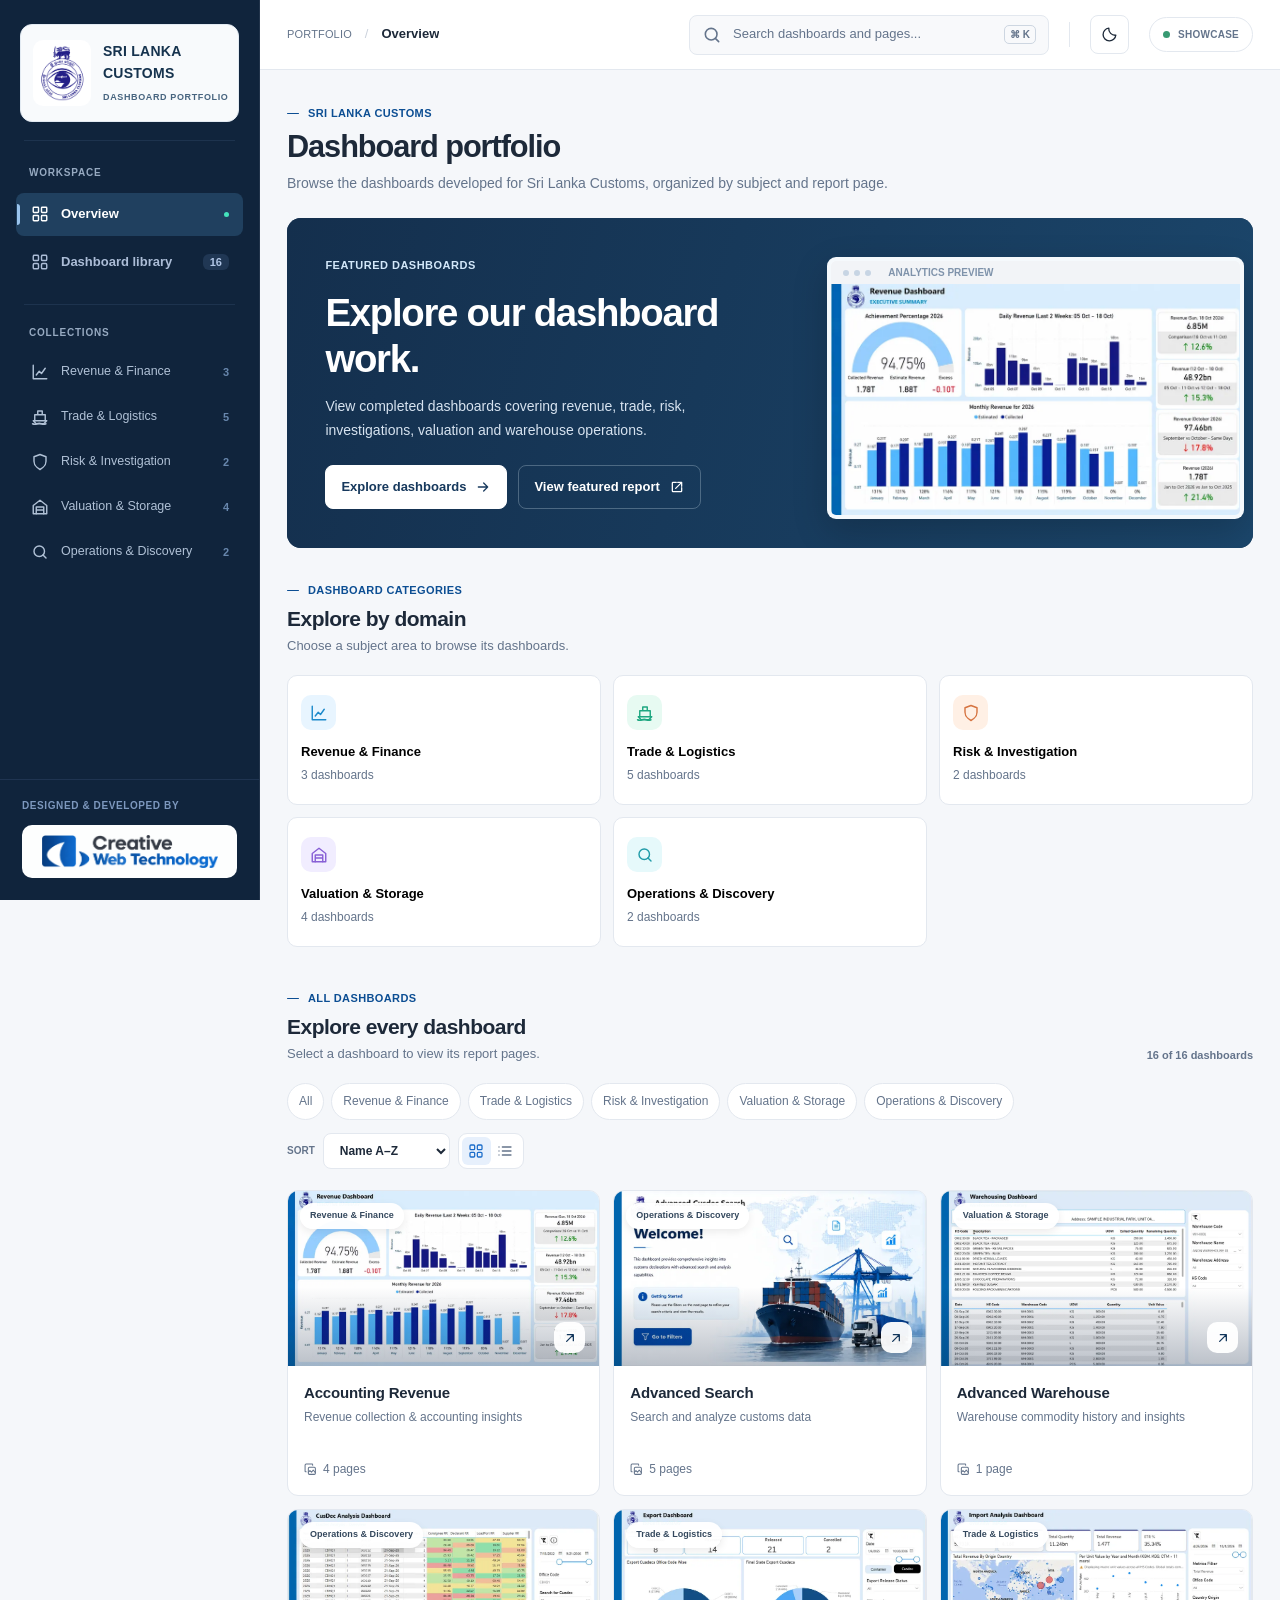
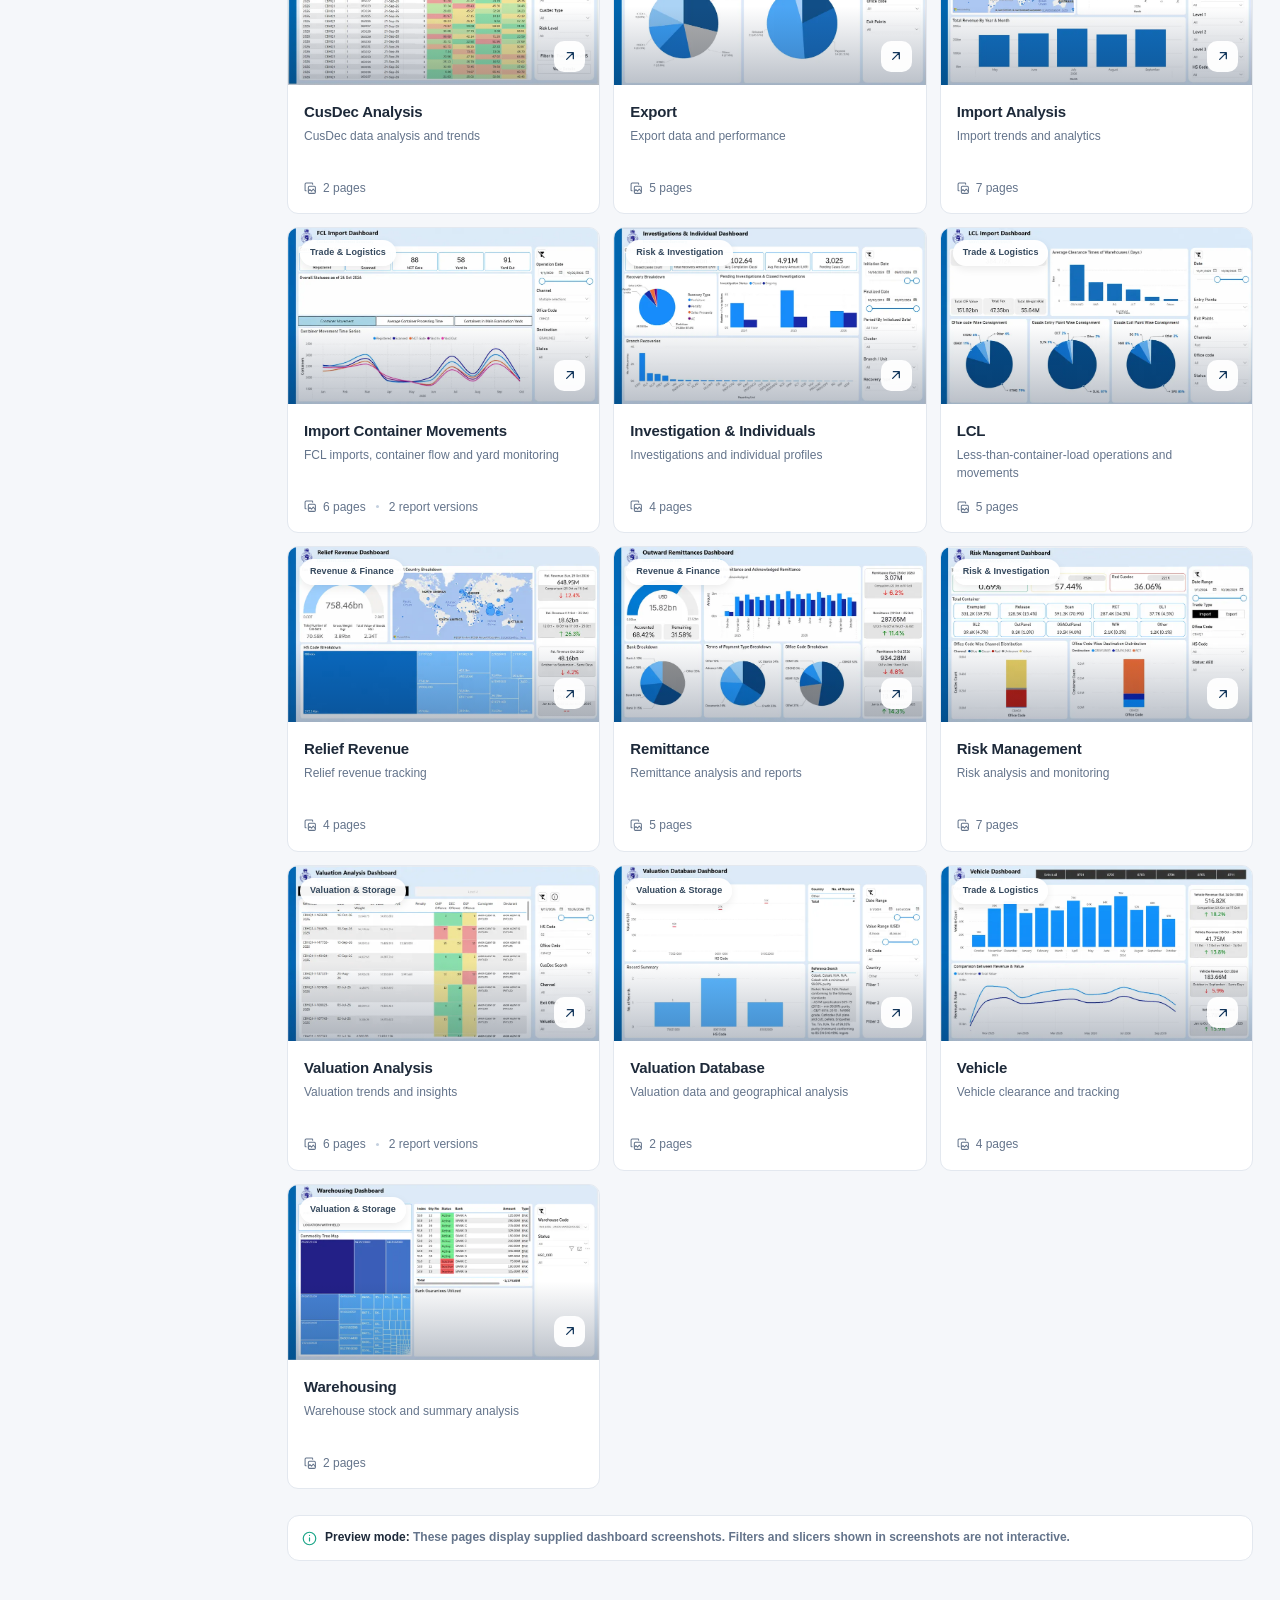
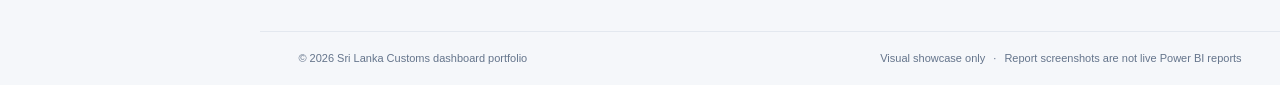
<file: index.html>
<!doctype html>
<html lang="en">
<head>
  <meta charset="utf-8">
  <meta name="viewport" content="width=device-width, initial-scale=1">
  <meta name="theme-color" content="#081a37">
  <meta name="description" content="Explore the Sri Lanka Customs dashboard portfolio developed by Creative Web Technology.">
  <title>Dashboard Portfolio | Sri Lanka Customs</title>
  <link rel="icon" href="assets/customs-logo.png" type="image/png">
  <link rel="stylesheet" href="styles.css">
  <script src="catalog.js" defer></script>
  <script src="app.js" defer></script>
</head>
<body>
  <a class="skip-link" href="#appMain">Skip to content</a>
  <div class="site-shell">
    <div class="mobile-shade" id="mobileShade" hidden></div>
    <aside class="sidebar" id="sidebar" aria-label="Main navigation">
      <div class="sidebar-content">
        <a class="brand-lockup" href="index.html" data-nav="overview" aria-label="Sri Lanka Customs showcase home">
          <div class="brand-crest"><img src="assets/customs-logo.png" alt="Sri Lanka Customs emblem"></div>
          <div class="brand-words"><strong>SRI LANKA<br>CUSTOMS</strong><span>DASHBOARD PORTFOLIO</span></div>
        </a>
        <div class="side-rule"></div>
        <p class="side-label">WORKSPACE</p>
        <nav class="main-nav" id="mainNav" aria-label="Sections">
          <button class="side-link is-active" data-nav="overview" type="button"><span class="nav-icon" data-icon="layout-dashboard"></span><span>Overview</span><span class="side-link-accent"></span></button>
          <button class="side-link" data-nav="library" type="button"><span class="nav-icon" data-icon="grid"></span><span>Dashboard library</span><span class="nav-count">16</span></button>
        </nav>
        <div class="side-rule dim"></div>
        <p class="side-label">COLLECTIONS</p>
        <nav class="side-collections" id="sideCollections" aria-label="Dashboard categories"></nav>
      </div>
      <div class="sidebar-footer"><span class="footer-pretext">DESIGNED &amp; DEVELOPED BY</span><div class="footer-logo"><img src="assets/cwt-logo.png" alt="Creative Web Technology"></div></div>
    </aside>
    <div class="main-column">
      <header class="topbar">
        <div class="topbar-left"><button type="button" class="icon-btn menu-btn" data-action="menu" aria-label="Open navigation"><span data-icon="menu"></span></button><div class="top-crumb" id="topCrumb"><span class="crumb-sub">PORTFOLIO</span><span class="crumb-slash">/</span><b>Overview</b></div></div>
        <div class="topbar-right">
          <button class="global-search-trigger" type="button" data-action="search" aria-label="Search dashboards and report pages"><span data-icon="search"></span><span class="search-placeholder">Search dashboards and pages...</span><kbd>⌘ K</kbd></button>
          <span class="top-separator"></span>
          <button class="icon-btn" type="button" id="themeButton" data-action="theme" aria-label="Switch color theme" title="Switch color theme"><span data-icon="moon"></span></button>
          <div class="environment-label"><i></i><span>SHOWCASE</span></div>
        </div>
      </header>
      <main id="appMain" tabindex="-1" aria-live="off"></main>
      <footer class="site-footer"><span>© 2026 Sri Lanka Customs dashboard portfolio</span><span>Visual showcase only <span class="footer-dot">·</span> Report screenshots are not live Power BI reports</span></footer>
    </div>
  </div>
  <div class="dialog-backdrop" id="commandDialog" hidden role="presentation">
    <section class="command-dialog" role="dialog" aria-modal="true" aria-label="Search dashboards and pages">
      <div class="command-input-row"><span data-icon="search"></span><input id="commandInput" type="search" aria-label="Search dashboard or page" placeholder="Search a dashboard or a report page..." autocomplete="off" spellcheck="false"><button class="command-close" data-action="close-search" type="button">ESC</button></div>
      <div id="commandResults" class="command-results"></div>
      <div class="command-hint"><span>Search across 16 dashboards and 69 pages</span><span><kbd>↑</kbd><kbd>↓</kbd> move &nbsp; <kbd>↵</kbd> open</span></div>
    </section>
  </div>
  <div class="lightbox" id="lightbox" hidden role="dialog" aria-modal="true" aria-label="Fullscreen report screenshot viewer">
    <div class="lightbox-top"><div class="lightbox-title"><span class="lightbox-overline">IMAGE VIEWER</span><b id="lightboxTitle"></b><small id="lightboxCounter"></small></div><div class="lightbox-actions"><button type="button" class="lite-tool" data-action="lightbox-zoom-out" title="Zoom out" aria-label="Zoom out"><span data-icon="minus"></span></button><span class="zoom-readout" id="zoomReadout">100%</span><button type="button" class="lite-tool" data-action="lightbox-zoom-in" title="Zoom in" aria-label="Zoom in"><span data-icon="plus"></span></button><button type="button" class="lite-tool" data-action="lightbox-reset" title="Fit image" aria-label="Fit image"><span data-icon="maximize"></span></button><span class="toolbar-vline"></span><button type="button" class="lite-tool" id="slideshowButton" data-action="slideshow" title="Start slideshow" aria-label="Start slideshow" aria-pressed="false"><span data-icon="play"></span></button><button type="button" class="lite-tool" data-action="lightbox-fullscreen" title="Toggle fullscreen" aria-label="Toggle fullscreen"><span data-icon="expand"></span></button><button type="button" class="lite-tool lightbox-dismiss" data-action="close-lightbox" title="Close viewer" aria-label="Close viewer"><span data-icon="x"></span></button></div></div>
    <div class="lightbox-body"><button type="button" class="lightbox-arrow arrow-left" data-action="previous" aria-label="Previous page"><span data-icon="chevron-left"></span></button><div id="lightboxViewport" class="lightbox-viewport"><img id="lightboxImage" alt="" draggable="false"></div><button type="button" class="lightbox-arrow arrow-right" data-action="next" aria-label="Next page"><span data-icon="chevron-right"></span></button></div>
    <div class="lightbox-bottom"><span>Scroll to zoom · Drag to pan · Arrow keys to change pages</span><button type="button" data-action="lightbox-reset" class="lightbox-fit">Fit to screen</button></div>
  </div>
  <div class="toast" id="toast" role="status" aria-live="polite"></div>
</body>
</html>
</file>
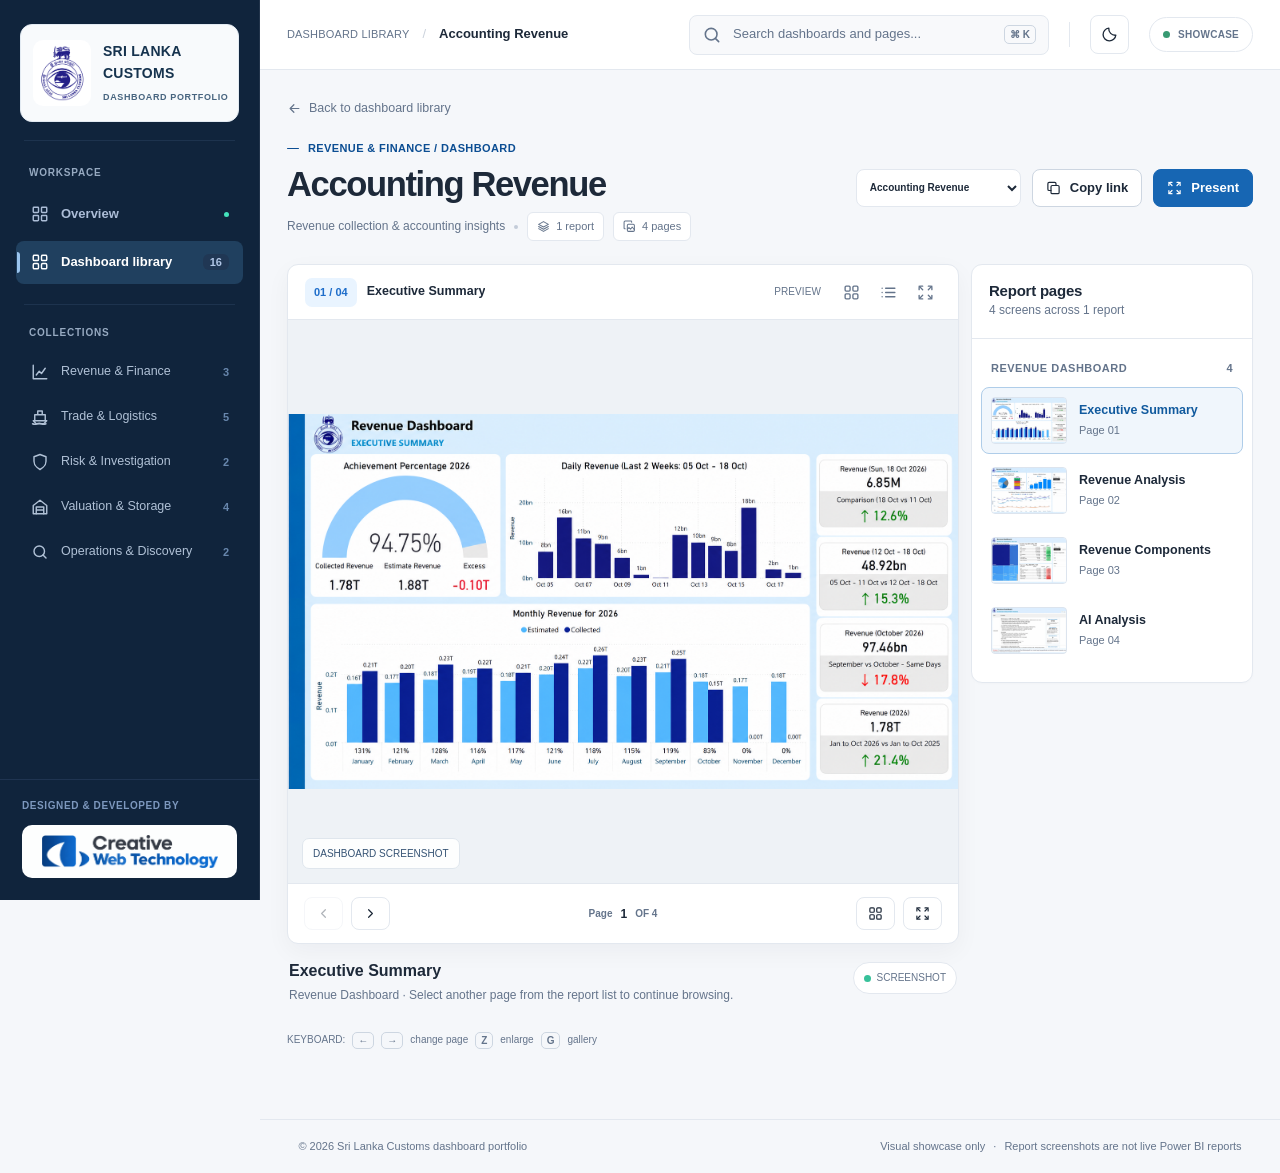
<file: dashboard.html>
<!doctype html><html lang="en"><head><meta charset="utf-8"><meta name="viewport" content="width=device-width,initial-scale=1"><title>Opening Dashboard | Sri Lanka Customs</title><script>
(function(){var p=new URLSearchParams(location.search);var url=new URL('index.html',location.href);url.searchParams.set('dashboard',p.get('id')||p.get('dashboard')||p.get('dash')||'accounting-revenue');if(p.get('page'))url.searchParams.set('page',p.get('page'));location.replace(url.href)})();
</script></head><body><p>Opening the <a href="index.html">Sri Lanka Customs dashboard showcase</a>…</p></body></html>
</file>
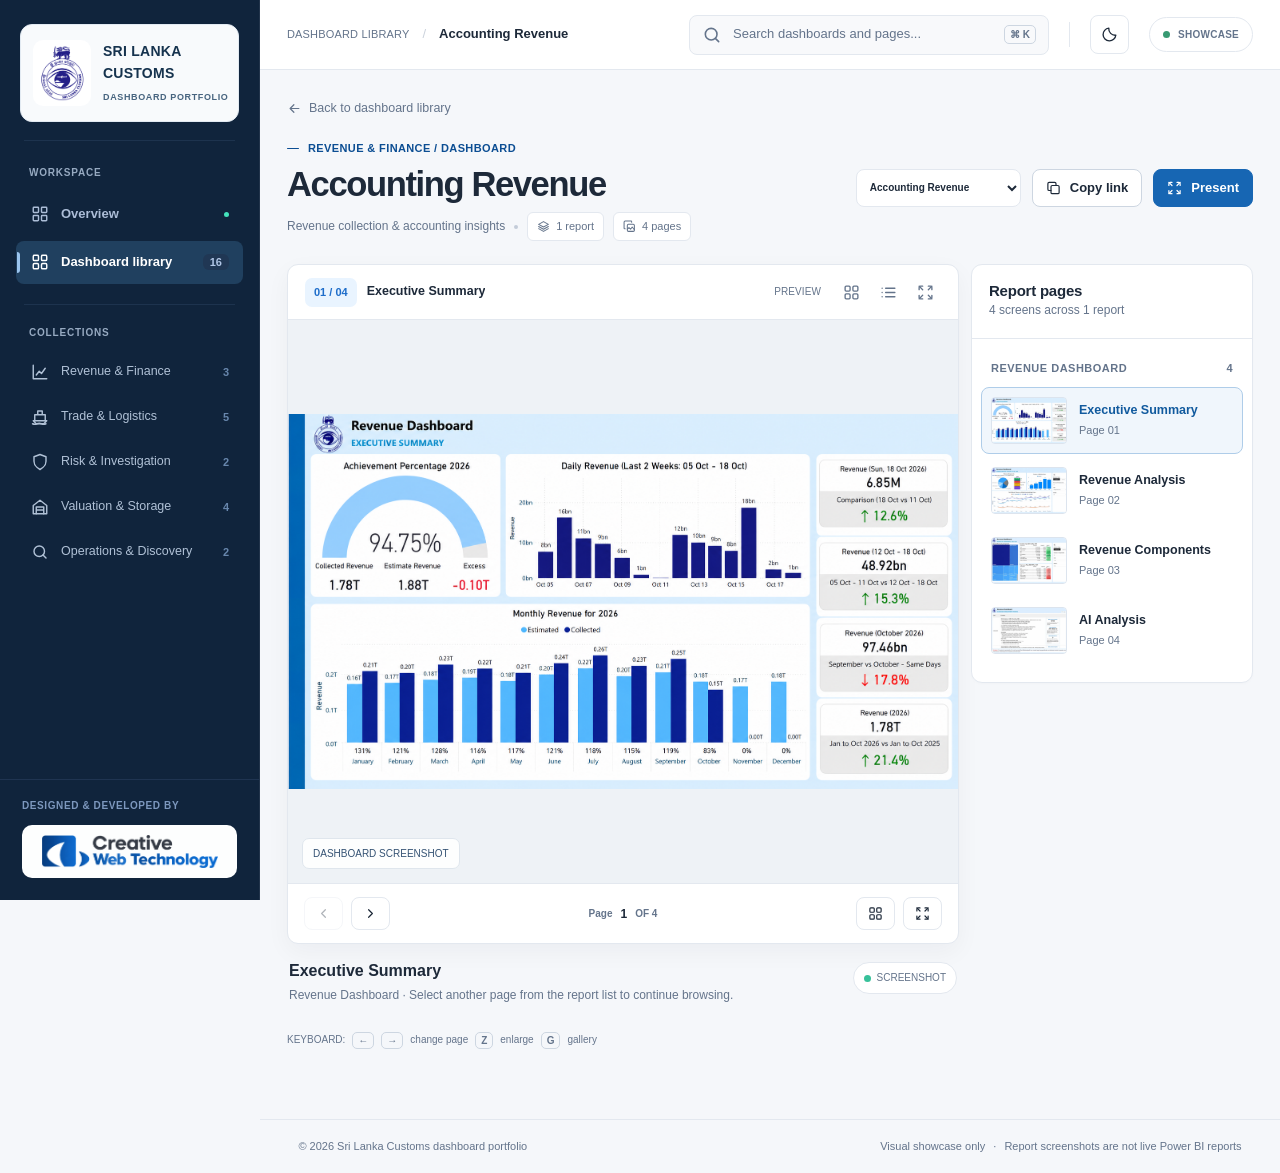
<file: revenue.html>
<!doctype html><html lang="en"><head><meta charset="utf-8"><meta name="viewport" content="width=device-width,initial-scale=1"><title>Opening Accounting Revenue | Sri Lanka Customs</title><script>
(function(){var p=new URLSearchParams(location.search);var url=new URL('index.html',location.href);url.searchParams.set('dashboard','accounting-revenue');if(p.get('page'))url.searchParams.set('page',p.get('page'));location.replace(url.href)})();
</script></head><body><p>Opening the <a href="index.html?dashboard=accounting-revenue">Accounting Revenue dashboard</a>…</p></body></html>
</file>
<file: styles.css>
:root{color-scheme:light;--bg:#f5f7fb;--paper:#fff;--paper-muted:#f8fafe;--ink:#172943;--muted:#75829a;--stroke:#e7ebf2;--stroke-strong:#d9e1ed;--accent:#1671e8;--accent-dark:#0d56b9;--mint:#46dfb4;--shadow:0 12px 40px rgba(21,40,76,.055);--radius:18px;--aside:260px;--font:'DM Sans',system-ui,-apple-system,'Segoe UI',sans-serif;--display:'Manrope',var(--font)}
*{box-sizing:border-box}html{scroll-behavior:smooth}body{margin:0;min-height:100vh;background:var(--bg);color:var(--ink);font-family:var(--font);-webkit-font-smoothing:antialiased}body[data-theme="dark"]{color-scheme:dark;--bg:#0e182a;--paper:#172339;--paper-muted:#1e2c45;--ink:#e8eef8;--muted:#9caac0;--stroke:#2a3a55;--stroke-strong:#3c4a65;--accent:#6aafff;--accent-dark:#98c6ff;--shadow:0 16px 48px rgba(0,0,0,.17)}button,input,select{font:inherit}button{cursor:pointer}button:disabled{cursor:not-allowed;opacity:.35}button,select{ -webkit-tap-highlight-color:transparent}a{text-decoration:none;color:inherit}img{max-width:100%}[hidden]{display:none!important}svg{width:20px;height:20px;display:block;stroke:currentColor;fill:none;stroke-width:1.9;stroke-linecap:round;stroke-linejoin:round}button:focus-visible,a:focus-visible,input:focus-visible,select:focus-visible{outline:3px solid #59baff;outline-offset:3px}.skip-link{position:fixed;z-index:1000;top:-60px;left:20px;padding:12px;background:white;border-radius:10px;color:#081a37}.skip-link:focus{top:12px}
.site-shell{display:flex;min-height:100vh}.sidebar{width:var(--aside);flex:0 0 var(--aside);position:fixed;inset:0 auto 0 0;z-index:55;background:#081a34;color:#f8fbff;display:flex;flex-direction:column;justify-content:space-between;overflow-y:auto;scrollbar-width:thin;scrollbar-color:#314564 transparent;border-right:1px solid rgba(255,255,255,.075)}.sidebar:before{content:"";position:absolute;left:-120px;top:-150px;width:350px;height:350px;background:radial-gradient(circle,rgba(30,109,210,.18),transparent 70%);pointer-events:none}.sidebar-content{padding:26px 16px 16px;position:relative}.brand-lockup{display:flex;align-items:center;gap:13px;padding:1px 7px 24px}.brand-crest{width:46px;height:54px;flex:0 0 auto;display:flex;align-items:center;justify-content:center}.brand-crest img{max-height:54px;width:auto;object-fit:contain}.brand-words strong{font:800 14px/1.18 var(--display);letter-spacing:.065em}.brand-words span{display:block;margin-top:6px;color:#81a0cc;font-size:8px;font-weight:800;letter-spacing:.18em;white-space:nowrap}.side-rule{height:1px;margin:0 8px 24px;background:#243a58}.side-rule.dim{margin:20px 8px}.side-label{font-size:10px;letter-spacing:.18em;color:#7590b8;font-weight:800;margin:0 13px 12px}.main-nav,.side-collections{display:flex;flex-direction:column;gap:5px}.side-link,.category-link{position:relative;width:100%;display:flex;align-items:center;text-align:left;gap:12px;border:1px solid transparent;border-radius:11px;color:#acbdd7;background:transparent;min-height:44px;padding:10px 13px;font-size:12.5px;font-weight:700;transition:background .2s,color .2s}.side-link:hover,.category-link:hover{background:#142b4b;color:white}.side-link.is-active,.category-link.is-active{background:linear-gradient(110deg,#1a4278 0%,#183252 100%);color:white;border-color:rgba(96,168,255,.15)}.side-link.is-active:before,.category-link.is-active:before{content:"";position:absolute;left:0;top:10px;bottom:10px;width:3px;background:#51dbc7;border-radius:0 8px 8px 0}.nav-icon,.category-icon{display:grid;place-items:center;width:19px;height:19px;color:inherit}.nav-icon svg,.category-icon svg{width:18px;height:18px}.nav-count{margin-left:auto;padding:2px 7px;border-radius:6px;background:#203754;color:#b1c6e6;font:800 10px var(--font)}.side-link-accent{margin-left:auto;width:5px;height:5px;border-radius:50%;background:#44e3bc}.category-link{font-size:12px;min-height:39px;padding:8px 13px;color:#8eabc9}.category-link .category-count{margin-left:auto;color:#6887ad;font:700 10px var(--font)}.sidebar-note{margin:25px 7px 4px;border-radius:13px;padding:13px 10px;display:flex;align-items:flex-start;gap:9px;background:rgba(66,135,220,.09);border:1px solid rgba(115,178,250,.1);color:#d1dcf1;font-size:10px;font-weight:700;line-height:1.55}.sidebar-note .note-icon{color:#65d5be}.sidebar-note svg{width:17px;height:17px}.sidebar-note small{color:#839bbb;font-size:10px;font-weight:500}.sidebar-footer{position:relative;padding:18px 22px 26px;border-top:1px solid #1f3451}.footer-pretext{display:block;margin-bottom:11px;color:#7d98be;letter-spacing:.12em;font-size:9px;font-weight:800}.footer-logo{background:#fdfefe;border-radius:10px;padding:10px 13px;display:flex;align-items:center;justify-content:center}.footer-logo img{width:176px;max-height:37px;object-fit:contain}
.main-column{margin-left:var(--aside);width:calc(100% - var(--aside));min-width:0;min-height:100vh;display:flex;flex-direction:column}.topbar{height:76px;min-height:76px;z-index:30;position:sticky;top:0;background:color-mix(in srgb,var(--paper) 94%,transparent);backdrop-filter:blur(18px);border-bottom:1px solid var(--stroke);display:flex;align-items:center;justify-content:space-between;gap:15px;padding:0 clamp(24px,3vw,52px)}.topbar-left,.topbar-right{display:flex;align-items:center;gap:20px;min-width:0}.top-crumb{display:flex;align-items:center;gap:13px;white-space:nowrap;min-width:0;font-size:12px}.crumb-sub{color:#8191a7;letter-spacing:.13em;font-weight:800;font-size:10px}.crumb-slash{color:#cbd2dc}.top-crumb b{font-size:12px;white-space:nowrap;overflow:hidden;text-overflow:ellipsis;max-width:270px}.global-search-trigger{height:40px;width:min(360px,31vw);border:1px solid var(--stroke);border-radius:10px;background:var(--paper-muted);color:var(--muted);display:flex;align-items:center;gap:11px;padding:0 12px;text-align:left;font-size:12px}.global-search-trigger:hover{border-color:#94b7f0}.global-search-trigger>svg{width:16px;height:16px;flex-shrink:0}.global-search-trigger .search-placeholder{flex:1;white-space:nowrap;overflow:hidden;text-overflow:ellipsis}kbd{font:700 10px var(--font);border:1px solid var(--stroke-strong);border-radius:5px;padding:3px 5px;color:var(--muted);white-space:nowrap}.top-separator{height:25px;width:1px;background:var(--stroke)}.icon-btn{height:39px;width:39px;display:grid;place-items:center;border:1px solid var(--stroke);border-radius:11px;background:var(--paper);color:var(--ink)}.icon-btn:hover{color:var(--accent);border-color:#a0c3ef}.icon-btn svg{width:17px;height:17px}.menu-btn{display:none}.environment-label{display:flex;gap:8px;align-items:center;color:#19836e;font-size:9px;letter-spacing:.09em;font-weight:800;white-space:nowrap;padding:9px 13px;background:#e5faf3;border:1px solid #cdf2e7;border-radius:100px}.environment-label i{width:7px;height:7px;border-radius:100%;background:#25b58d;box-shadow:0 0 0 3px rgba(37,181,141,.11)}body[data-theme="dark"] .environment-label{background:#14382f;color:#7fe2ba;border-color:#265044}#appMain{flex:1;padding:32px clamp(24px,3vw,52px) 70px;width:100%;max-width:1920px;margin:0 auto}.site-footer{border-top:1px solid var(--stroke);display:flex;align-items:center;justify-content:space-between;gap:10px;padding:18px clamp(24px,3vw,52px);font-size:10px;color:var(--muted);font-weight:600;flex-wrap:wrap}.footer-dot{padding:0 5px}
/* Landing */
.section-kicker{font-weight:800;letter-spacing:.15em;font-size:10px;color:var(--accent);display:inline-flex;align-items:center;gap:9px}.section-kicker:before{content:"";width:18px;height:2px;background:currentColor;border-radius:5px}.page-intro{margin-bottom:23px}.page-intro h1{font:800 clamp(27px,2.4vw,39px)/1.2 var(--display);letter-spacing:-.055em;margin:9px 0 6px}.page-intro p{color:var(--muted);margin:0;font-size:13px;max-width:640px;line-height:1.65}.hero{min-height:340px;border-radius:22px;position:relative;overflow:hidden;background:#0b2545;color:#fff;display:grid;grid-template-columns:52% 48%;box-shadow:0 22px 60px rgba(8,33,65,.14)}.hero:before{content:"";position:absolute;inset:0;background:radial-gradient(ellipse at 100% 0%,rgba(19,121,199,.32),transparent 65%),linear-gradient(125deg,#0a1b36,#0b2a4e 76%,#0b4d71);opacity:1}.hero:after{content:"";position:absolute;right:10%;bottom:-290px;width:750px;height:750px;border:1px solid rgba(158,211,255,.09);border-radius:50%;pointer-events:none}.hero-text{z-index:2;position:relative;padding:clamp(30px,3.2vw,50px);display:flex;flex-direction:column;align-items:flex-start;justify-content:center}.hero-eyebrow{display:inline-flex;align-items:center;gap:9px;font-size:10px;font-weight:800;letter-spacing:.16em;color:#72ddc8;margin-bottom:20px}.hero-eyebrow:before{content:"";width:16px;height:2px;background:#72ddc8}.hero h1{font:800 clamp(28px,3.05vw,48px)/1.13 var(--display);letter-spacing:-.055em;max-width:600px;margin:0 0 13px}.hero h1 em{font-style:normal;color:#6ee3c4}.hero p{color:#adc1dd;line-height:1.75;max-width:470px;margin:0 0 23px;font-size:12.5px}.hero-actions,.intro-actions,.heading-actions{display:flex;align-items:center;gap:11px;flex-wrap:wrap}.btn{border-radius:10px;padding:12px 17px;display:inline-flex;align-items:center;justify-content:center;gap:9px;font-size:11px;font-weight:800;transition:all .17s;white-space:nowrap}.btn svg{width:16px;height:16px}.btn-primary{background:#61ddb8;color:#082b3a;border:1px solid #61ddb8}.btn-primary:hover{background:#a1f7de;transform:translateY(-1px)}.btn-outline{background:rgba(255,255,255,.08);border:1px solid rgba(233,245,255,.26);color:#fff}.btn-outline:hover{background:rgba(255,255,255,.17)}.btn-paper{background:var(--paper);border:1px solid var(--stroke-strong);color:var(--ink)}.btn-paper:hover{border-color:var(--accent);color:var(--accent)}.btn-accent{background:#1671e8;border:1px solid #1671e8;color:#fff}.btn-accent:hover{background:#0d59bf}.hero-visual{position:relative;z-index:2;display:flex;justify-content:center;align-items:center;padding:32px 0 22px 10px;min-width:0}.hero-screen{width:108%;max-width:none;transform:rotate(-3deg) translate(5%,5%);background:#fff;border:7px solid #183f65;border-radius:14px;box-shadow:-30px 30px 80px rgba(0,0,0,.37);overflow:hidden;transition:transform .3s}.hero-screen:hover{transform:rotate(-1.5deg) translate(3%,5%)}.screen-chrome{height:28px;background:#eef5fb;display:flex;align-items:center;gap:5px;padding-left:12px}.screen-chrome i{width:6px;height:6px;border-radius:50%;background:#c7d5e4}.screen-chrome span{font-size:9px;color:#7f93ab;font-weight:800;margin-left:12px;letter-spacing:.05em}.hero-screen img{width:100%;aspect-ratio:16/9;object-fit:cover;object-position:top left;display:block}.hero-sticker{position:absolute;right:18px;bottom:33px;padding:12px 16px;background:rgba(255,255,255,.97);color:#122842;border:1px solid #e3eaf3;border-radius:12px;box-shadow:0 18px 35px rgba(0,0,0,.18);font-size:11px;font-weight:800;display:flex;align-items:center;gap:10px}.hero-sticker span:first-child{width:30px;height:30px;display:grid;place-items:center;background:#e5f6ef;color:#1e9a78;border-radius:9px}.hero-sticker svg{width:17px}.hero-sticker small{display:block;color:#7e8da1;font-size:9px;font-weight:600;margin-top:2px}
.stats-strip{display:grid;grid-template-columns:repeat(3,minmax(0,1fr));gap:13px;margin:22px 0 34px}.metric-card{background:var(--paper);padding:17px 20px;border:1px solid var(--stroke);border-radius:13px;display:flex;gap:15px;align-items:center;min-height:81px}.metric-symbol{width:43px;height:43px;border-radius:11px;background:#e9f3ff;color:#2780de;display:grid;place-items:center;flex-shrink:0}body[data-theme="dark"] .metric-symbol{background:#253f64;color:#89bdff}.metric-symbol.mint{background:#e5faf1;color:#20a67e}.metric-symbol.purple{background:#f1ecff;color:#8e66e3}body[data-theme="dark"] .metric-symbol.mint{background:#183b35;color:#79ecc2}body[data-theme="dark"] .metric-symbol.purple{background:#342d50;color:#c8aefa}.metric-symbol svg{width:22px;height:22px}.metric-info strong{display:block;font:800 24px/1.05 var(--display);letter-spacing:-.05em}.metric-info span{display:block;margin-top:5px;color:var(--muted);font-size:11px;font-weight:700}.collection-header,.grid-heading{display:flex;justify-content:space-between;align-items:end;gap:20px;flex-wrap:wrap}.collection-header h2,.grid-heading h2{font:800 20px/1.24 var(--display);letter-spacing:-.04em;margin:7px 0 4px}.collection-header p,.grid-heading p{color:var(--muted);font-size:12px;margin:0}.collection-grid{display:grid;grid-template-columns:repeat(5,minmax(0,1fr));gap:12px;margin:19px 0 37px}.collection-tile{position:relative;overflow:hidden;border:1px solid var(--stroke);background:var(--paper);padding:17px 13px;min-height:125px;border-radius:13px;text-align:left;transition:border-color .2s,transform .2s,box-shadow .2s}.collection-tile:hover,.collection-tile:focus-visible{transform:translateY(-3px);border-color:#a7c7ec;box-shadow:var(--shadow)}.collection-tile:after{content:"";position:absolute;right:-20px;top:-35px;width:85px;height:85px;border-radius:50%;background:var(--tile-bg,#e8f3ff);opacity:.6}.collection-icon{display:grid;place-items:center;background:var(--tile-bg,#e8f3ff);color:var(--tile-fg,#2577d9);border-radius:10px;width:35px;height:35px;margin-bottom:12px;position:relative;z-index:1}.collection-icon svg{width:18px;height:18px}.collection-tile strong{font-size:11px;display:block;position:relative;z-index:1}.collection-tile small{margin-top:4px;display:block;color:var(--muted);font-size:10px;position:relative;z-index:1}.grid-heading{margin:0 0 19px}.library-toolbar{display:flex;justify-content:space-between;align-items:center;gap:13px;flex-wrap:wrap;margin:12px 0 21px}.filter-chips{display:flex;align-items:center;gap:7px;flex-wrap:wrap}.filter-chip{background:var(--paper);border:1px solid var(--stroke);color:var(--muted);padding:8px 11px;border-radius:100px;font-size:10px;font-weight:800}.filter-chip:hover{border-color:#9cc2f0;color:var(--ink)}.filter-chip.is-active{background:#14335d;border-color:#14335d;color:#fff}body[data-theme="dark"] .filter-chip.is-active{background:#2969a9;border-color:#2969a9}.library-tools{display:flex;gap:8px;align-items:center}.library-select{border:1px solid var(--stroke);color:var(--ink);background:var(--paper);font-size:11px;font-weight:700;border-radius:9px;min-height:36px;padding:0 26px 0 12px;max-width:170px}.view-switch{height:36px;padding:3px;display:flex;align-items:center;border:1px solid var(--stroke);border-radius:9px;background:var(--paper)}.view-switch button{border:0;background:transparent;color:var(--muted);height:28px;width:29px;border-radius:6px;display:grid;place-items:center}.view-switch button.is-active{background:#e7f0fc;color:#1a6cca}body[data-theme="dark"] .view-switch button.is-active{background:#2f4e72;color:#a9d2ff}.view-switch svg{width:16px;height:16px}.dashboard-grid{display:grid;grid-template-columns:repeat(3,minmax(0,1fr));gap:18px}.dash-card{position:relative;background:var(--paper);border:1px solid var(--stroke);border-radius:15px;overflow:hidden;box-shadow:0 3px 9px rgba(15,46,78,.025);transition:transform .22s,border-color .22s,box-shadow .22s;min-width:0}.dash-card:hover{transform:translateY(-4px);box-shadow:0 16px 38px rgba(21,48,78,.13);border-color:#bed2e7}.dash-card-link{display:block;position:relative}.dash-cover{position:relative;overflow:hidden;aspect-ratio:16/9;background:linear-gradient(140deg,#d6e6f4,#f2f8ff)}.dash-cover img{width:100%;height:100%;object-fit:cover;object-position:top center;display:block;transition:transform .38s}.dash-card:hover .dash-cover img{transform:scale(1.045)}.dash-cover:after{content:"";position:absolute;inset:0;background:linear-gradient(to top,rgba(10,30,60,.28),transparent 45%);pointer-events:none}.dash-cover .category-floating{position:absolute;left:12px;top:12px;max-width:80%;background:rgba(255,255,255,.96);border-radius:100px;padding:6px 10px;z-index:1;color:#34485d;font-weight:800;font-size:9px;white-space:nowrap;overflow:hidden;text-overflow:ellipsis;box-shadow:0 3px 8px rgba(0,0,0,.08)}.dash-cover .cover-launch{position:absolute;bottom:13px;right:14px;width:31px;height:31px;border-radius:10px;background:rgba(255,255,255,.95);color:#12365b;display:grid;place-items:center;z-index:1}.cover-launch svg{width:16px;height:16px}.dash-card-details{display:flex;justify-content:space-between;align-items:flex-start;padding:17px 16px 16px;gap:8px}.dash-details-text{min-width:0;flex:1}.dash-title{font:800 13px/1.4 var(--display);letter-spacing:-.015em;margin:0 0 5px;color:var(--ink)}.dash-description{font-size:11px;line-height:1.5;color:var(--muted);margin:0;min-height:33px;display:-webkit-box;-webkit-line-clamp:2;-webkit-box-orient:vertical;overflow:hidden}.dash-card-bottom{margin-top:15px;display:flex;align-items:center;gap:6px;color:var(--muted);font-size:10px;font-weight:700}.dash-card-bottom svg{width:13px;height:13px}.dash-card-bottom .bottom-dot{width:3px;height:3px;background:#c4d0df;border-radius:50%;margin:0 4px}.save-card{border:1px solid var(--stroke);color:#8493ab;background:var(--paper-muted);height:32px;width:32px;border-radius:9px;display:grid;place-items:center;flex-shrink:0}.save-card:hover,.save-card.is-saved{color:#d89a20;background:#fff7e5;border-color:#f4d99b}.save-card svg{width:16px;height:16px}.dashboard-grid.list-mode{grid-template-columns:1fr;gap:11px}.dashboard-grid.list-mode .dash-card{display:flex;min-height:112px}.dashboard-grid.list-mode .dash-card-link{display:flex;width:100%}.dashboard-grid.list-mode .dash-cover{width:205px;max-width:30%;aspect-ratio:auto;min-height:120px;flex:0 0 auto}.dashboard-grid.list-mode .dash-card-details{flex:1;padding:20px;align-items:center}.dashboard-grid.list-mode .dash-description{min-height:auto}.dashboard-grid.list-mode .dash-card-bottom{margin-top:10px}.dashboard-grid.list-mode .dash-cover .category-floating{display:none}.empty-panel{padding:55px 24px;text-align:center;border-radius:18px;border:1px dashed var(--stroke-strong);background:var(--paper)}.empty-symbol{width:66px;height:66px;border-radius:20px;margin:0 auto 17px;background:var(--paper-muted);color:var(--muted);display:grid;place-items:center}.empty-symbol svg{width:26px;height:26px}.empty-panel h3{margin:0 0 8px;font:800 18px var(--display)}.empty-panel p{font-size:12px;color:var(--muted);max-width:390px;margin:0 auto 20px;line-height:1.65}.content-gap{height:14px}.summary-ticker{display:flex;align-items:center;gap:8px;background:var(--paper);padding:12px 14px;border:1px solid var(--stroke);border-radius:12px;color:var(--muted);font-size:10px;font-weight:600;margin-top:26px}.summary-ticker svg{width:15px;height:15px;color:#1ba588}.summary-ticker strong{color:var(--ink)}
/* Viewer */
.viewer-header{margin-bottom:23px}.viewer-back{display:inline-flex;gap:7px;align-items:center;border:0;background:none;padding:0;color:var(--muted);font-size:11px;font-weight:800;margin-bottom:16px}.viewer-back:hover{color:var(--accent)}.viewer-back svg{width:15px;height:15px}.viewer-heading{display:flex;align-items:center;justify-content:space-between;gap:17px;flex-wrap:wrap}.viewer-heading h1{font:800 clamp(25px,2.6vw,35px)/1.15 var(--display);margin:8px 0 7px;letter-spacing:-.05em}.viewer-meta{color:var(--muted);font-size:11px;display:flex;align-items:center;gap:9px;flex-wrap:wrap}.viewer-meta i{background:#c3ccd8;width:4px;height:4px;border-radius:50%}.viewer-meta span.pill{display:inline-flex;align-items:center;gap:6px;background:var(--paper);padding:5px 9px;border-radius:6px;border:1px solid var(--stroke);color:var(--muted)}.viewer-meta svg{width:13px;height:13px}.viewer-heading .btn{height:38px;padding:9px 13px}.viewer-heading .btn svg{width:15px}.viewer-heading .save-card{height:38px;width:38px}.dash-switch-wrap{position:relative;display:flex;gap:9px;align-items:center}.switch-select{max-width:200px;min-height:38px;background:var(--paper);border:1px solid var(--stroke);color:var(--ink);font-size:10px;border-radius:9px;padding:0 9px;font-weight:700}.viewer-workspace{display:grid;grid-template-columns:minmax(0,1fr) 273px;gap:17px;align-items:start}.viewer-workspace.rail-hidden{grid-template-columns:minmax(0,1fr)}.viewer-workspace.rail-hidden .page-rail{display:none}.workspace-primary{min-width:0}.viewer-stage{border:1px solid var(--stroke);border-radius:16px;overflow:hidden;background:var(--paper);box-shadow:var(--shadow)}.stage-topbar{height:55px;display:flex;align-items:center;justify-content:space-between;gap:10px;padding:0 17px;border-bottom:1px solid var(--stroke)}.stage-topbar-left{display:flex;align-items:center;gap:10px;min-width:0}.stage-index{background:#e9f4ff;color:#1e6dca;padding:6px 9px;border-radius:7px;font-weight:900;font-size:10px;white-space:nowrap}body[data-theme="dark"] .stage-index{background:#23446b;color:#b4d8ff}.stage-name{font-size:11px;font-weight:800;white-space:nowrap;text-overflow:ellipsis;overflow:hidden}.stage-tools{display:flex;align-items:center;gap:6px}.stage-tools button{width:31px;height:31px;display:grid;place-items:center;color:var(--muted);background:transparent;border:0;border-radius:7px}.stage-tools button:hover{background:var(--paper-muted);color:var(--accent)}.stage-tools button.is-active{background:#e7f3ff;color:#1d6bd1}.stage-tools svg{width:17px;height:17px}.screenshot-stage{height:clamp(370px,44vw,690px);min-height:350px;display:flex;align-items:center;justify-content:center;position:relative;overflow:hidden;background:linear-gradient(45deg,#eaf0f7,#f8fafc);cursor:zoom-in}.screenshot-stage:before{position:absolute;inset:0;content:"";background-image:radial-gradient(#b9c8d9 .65px, transparent .65px);background-size:16px 16px;opacity:.22}.screenshot-stage img{display:block;width:100%;height:100%;object-fit:contain;position:relative;z-index:1;filter:drop-shadow(0 12px 15px rgba(16,34,54,.08))}.screenshot-stage .stage-watermark{position:absolute;left:14px;bottom:14px;z-index:2;color:#355374;background:#ffffffdd;border:1px solid #dfe6ed;padding:7px 10px;border-radius:7px;letter-spacing:.06em;font-weight:800;font-size:9px;pointer-events:none}.stage-hover-hint{position:absolute;z-index:2;left:50%;top:50%;transform:translate(-50%,-50%) translateY(10px);display:flex;gap:8px;align-items:center;background:rgba(8,26,50,.9);border-radius:9px;padding:12px 15px;color:#fff;font-size:11px;font-weight:800;pointer-events:none;opacity:0;transition:opacity .2s,transform .2s}.screenshot-stage:hover .stage-hover-hint{opacity:1;transform:translate(-50%,-50%) translateY(0)}.stage-hover-hint svg{width:17px;height:17px}.stage-bottom{padding:13px 16px;display:flex;justify-content:space-between;align-items:center;gap:9px;border-top:1px solid var(--stroke)}.stage-controls,.stage-pagination{display:flex;align-items:center;gap:8px}.stage-pagination{color:var(--muted);font-size:10px;font-weight:800}.stage-pagination strong{font-size:12px;color:var(--ink)}.stage-control{display:flex;align-items:center;justify-content:center;gap:5px;padding:8px 11px;background:var(--paper);border:1px solid var(--stroke);border-radius:8px;font-size:10px;font-weight:800;color:var(--ink)}.stage-control:hover:not(:disabled){color:var(--accent);border-color:#9ac4ed}.stage-control svg{width:15px;height:15px}.stage-caption{display:flex;justify-content:space-between;align-items:flex-start;gap:13px;padding:18px 2px}.stage-caption h3{font:800 15px var(--display);margin:0 0 6px}.stage-caption p{color:var(--muted);font-size:11px;line-height:1.6;margin:0}.stage-caption .preview-badge{display:flex;align-items:center;gap:6px;border:1px solid var(--stroke);background:var(--paper);border-radius:100px;padding:7px 10px;white-space:nowrap;color:var(--muted);font-size:9px;font-weight:800}.preview-badge i{background:#37c19a;width:7px;height:7px;border-radius:100%}.page-rail{background:var(--paper);border:1px solid var(--stroke);border-radius:16px;overflow:hidden;max-height:calc(100vh - 160px);position:sticky;top:96px;display:flex;flex-direction:column}.rail-head{height:60px;display:flex;align-items:center;justify-content:space-between;border-bottom:1px solid var(--stroke);padding:0 16px}.rail-head h2{font:800 13px var(--display);margin:0}.rail-head span{font-size:10px;color:var(--muted);font-weight:700}.rail-scroll{overflow:auto;scrollbar-width:thin;padding:13px 10px 17px}.rail-section{margin-top:8px}.rail-section:first-child{margin-top:0}.rail-section-title{margin:10px 8px 11px;font-size:9px;font-weight:900;letter-spacing:.1em;color:var(--muted);text-transform:uppercase}.rail-page{width:100%;display:flex;align-items:center;gap:10px;border:1px solid transparent;border-radius:10px;padding:8px;background:transparent;color:var(--ink);text-align:left;margin:3px 0;transition:background .15s,border-color .15s}.rail-page:hover{background:var(--paper-muted)}.rail-page.is-active{border-color:#a7d0fb;background:#e9f4ff}body[data-theme="dark"] .rail-page.is-active{background:#233d59;border-color:#37648d}.rail-thumb{width:73px;height:44px;flex:0 0 auto;overflow:hidden;border-radius:5px;background:#e0e7ed;border:1px solid #dce4ee}.rail-thumb img{width:100%;height:100%;object-fit:cover}.rail-page-title{font-size:10.5px;font-weight:800;line-height:1.35;display:block}.rail-page-index{font-size:9px;margin-top:5px;color:var(--muted);display:block}.rail-page.is-active .rail-page-title{color:var(--accent-dark)}.mobile-rail-close{display:none}.gallery-stage{padding:18px;background:var(--paper);border:1px solid var(--stroke);border-radius:16px}.gallery-toolbar{display:flex;align-items:center;justify-content:space-between;gap:15px;margin-bottom:18px}.gallery-toolbar h2{font:800 15px var(--display);margin:0}.gallery-toolbar p{color:var(--muted);font-size:10px;margin:6px 0 0}.page-gallery-grid{display:grid;grid-template-columns:repeat(2,minmax(0,1fr));gap:16px}.page-gallery-item{background:var(--paper);border:1px solid var(--stroke);border-radius:12px;overflow:hidden;text-align:left;color:var(--ink);padding:0;transition:transform .2s,border-color .2s}.page-gallery-item:hover{transform:translateY(-2px);border-color:var(--accent)}.page-gallery-item.is-active{border-color:var(--accent);box-shadow:0 0 0 2px color-mix(in srgb,var(--accent) 20%,transparent)}.page-gallery-item img{width:100%;display:block;aspect-ratio:16/9;object-fit:cover;background:#e9f0fa}.page-gallery-item span{display:block;padding:13px;font-size:10.5px;font-weight:800}.page-gallery-item small{display:block;color:var(--muted);font-size:9px;margin-top:3px}.keyboard-help{display:flex;align-items:center;gap:7px;flex-wrap:wrap;color:var(--muted);font-size:10px;margin-top:8px}.keyboard-help kbd{padding:2px 5px}
/* Search dialog + Lightbox */
.dialog-backdrop{position:fixed;inset:0;z-index:105;background:rgba(4,14,30,.67);backdrop-filter:blur(7px);display:flex;justify-content:center;align-items:flex-start;padding:clamp(50px,11vh,150px) 20px 20px}.command-dialog{background:var(--paper);color:var(--ink);width:min(630px,100%);border-radius:18px;border:1px solid var(--stroke-strong);box-shadow:0 25px 100px rgba(0,0,0,.35);overflow:hidden}.command-input-row{height:68px;display:flex;align-items:center;gap:13px;padding:0 20px;border-bottom:1px solid var(--stroke)}.command-input-row>svg{width:21px;color:var(--accent)}.command-input-row input{flex:1;border:0;outline:none;background:transparent;font-size:14px;min-width:0;color:var(--ink)}.command-input-row input:focus-visible{outline:0}.command-input-row input::placeholder{color:var(--muted)}.command-close{background:var(--paper-muted);color:var(--muted);border:1px solid var(--stroke);border-radius:6px;padding:5px 7px;font-size:9px;font-weight:800}.command-results{max-height:55vh;overflow-y:auto;padding:12px}.command-section-title{font-size:9px;font-weight:900;letter-spacing:.12em;color:var(--muted);padding:13px 10px 7px}.command-result{border:0;border-radius:10px;background:transparent;color:var(--ink);width:100%;display:flex;align-items:center;gap:12px;padding:10px;text-align:left}.command-result:hover,.command-result.is-highlighted{background:var(--paper-muted)}.cmd-result-icon{flex:0 0 auto;display:grid;place-items:center;width:36px;height:36px;border-radius:9px;background:#eaf4ff;color:#1370df}.cmd-result-icon svg{width:18px;height:18px}.cmd-result-text{flex:1;min-width:0}.cmd-result-text strong{display:block;font-size:12px}.cmd-result-text small{display:block;margin-top:4px;font-size:10px;color:var(--muted);white-space:nowrap;overflow:hidden;text-overflow:ellipsis}.command-result>.cmd-arrow{width:15px;height:15px;color:var(--muted)}.command-hint{border-top:1px solid var(--stroke);display:flex;justify-content:space-between;gap:10px;align-items:center;padding:12px 20px;color:var(--muted);font-size:10px}.command-hint kbd{font-size:9px}.command-no-results{padding:32px;text-align:center;font-size:12px;color:var(--muted)}
.lightbox{position:fixed;inset:0;z-index:200;background:#07101e;color:#f7f9ff;display:flex;flex-direction:column}.lightbox-top{flex:0 0 auto;min-height:75px;display:flex;align-items:center;justify-content:space-between;gap:16px;padding:14px 28px;border-bottom:1px solid #23334b;background:#0c1c31}.lightbox-title{min-width:0;display:flex;flex-direction:column;gap:3px}.lightbox-overline{font-size:9px;font-weight:800;letter-spacing:.17em;color:#58d2b5}.lightbox-title b{font-size:12px;white-space:nowrap;text-overflow:ellipsis;overflow:hidden;max-width:50vw}.lightbox-title small{font-size:10px;color:#8ca7c5}.lightbox-actions{display:flex;align-items:center;gap:6px}.lite-tool{width:34px;height:34px;display:grid;place-items:center;border:1px solid #284260;background:#152b48;color:#d3e2f8;border-radius:8px}.lite-tool:hover{background:#254b75}.lite-tool svg{width:17px;height:17px}.zoom-readout{min-width:47px;text-align:center;font-size:10px;font-weight:800;color:#c9dcf4}.toolbar-vline{width:1px;height:22px;background:#2a4563;margin:0 7px}.lightbox-dismiss{background:#3d273b;border-color:#734055}.lightbox-body{flex:1;min-height:0;display:flex;align-items:center;position:relative}.lightbox-viewport{flex:1;height:100%;min-width:0;overflow:hidden;display:flex;justify-content:center;align-items:center;touch-action:none;cursor:zoom-in;position:relative;background:radial-gradient(circle at center,#172640,#070f1e)}.lightbox-viewport.is-panning{cursor:grabbing}.lightbox-viewport img{width:100%;height:100%;object-fit:contain;user-select:none;will-change:transform;pointer-events:none}.lightbox-arrow{position:absolute;z-index:2;top:50%;transform:translateY(-50%);height:48px;width:43px;display:grid;place-items:center;background:#10233dde;border:1px solid #2c4668;color:#fff;border-radius:10px}.lightbox-arrow:hover{background:#245179}.lightbox-arrow svg{width:24px;height:24px}.arrow-left{left:16px}.arrow-right{right:16px}.lightbox-bottom{flex:0 0 auto;min-height:45px;display:flex;align-items:center;justify-content:space-between;gap:10px;padding:10px 28px;background:#0c1c31;border-top:1px solid #23334b;font-size:10px;color:#90a8c5}.lightbox-fit{background:none;border:0;color:#75dac2;font-weight:800;font-size:10px}.toast{position:fixed;bottom:26px;right:24px;z-index:300;background:#102b47;border:1px solid #2b5873;border-radius:11px;padding:13px 17px;color:#f1fcff;box-shadow:0 12px 44px rgba(0,0,0,.25);font-size:12px;font-weight:700;max-width:min(340px,90vw);opacity:0;transform:translateY(20px);pointer-events:none;transition:opacity .23s,transform .23s}.toast.show{opacity:1;transform:translateY(0)}.mobile-shade{display:none}
@media(min-width:1650px){.dashboard-grid{grid-template-columns:repeat(4,minmax(0,1fr))}.hero{min-height:365px}.viewer-workspace{grid-template-columns:minmax(0,1fr) 304px}.screenshot-stage{height:610px}}
@media(max-width:1300px){:root{--aside:233px}.topbar{padding-left:27px;padding-right:27px}#appMain{padding-left:27px;padding-right:27px}.collection-grid{grid-template-columns:repeat(3,minmax(0,1fr))}.hero{grid-template-columns:54% 46%}.dashboard-grid{gap:13px}.viewer-workspace{grid-template-columns:minmax(0,1fr) 245px;gap:12px}.stage-control span.control-text{display:none}.switch-select{max-width:165px}}
@media(max-width:1080px){.dashboard-grid{grid-template-columns:repeat(2,minmax(0,1fr))}.hero{min-height:310px}.hero h1{font-size:31px}.hero-text{padding:27px}.hero-visual{padding-top:25px}.hero-sticker{display:none}.viewer-workspace{grid-template-columns:minmax(0,1fr)}.page-rail{position:fixed;z-index:81;top:82px;right:18px;bottom:18px;width:310px;max-height:none;box-shadow:0 20px 80px rgba(0,0,0,.25);visibility:hidden;transform:translateX(calc(100% + 30px));transition:visibility .2s,transform .2s}.page-rail.is-open{visibility:visible;transform:translateX(0)}.viewer-workspace.rail-hidden .page-rail{display:flex}.viewer-workspace.rail-hidden .page-rail:not(.is-open){visibility:hidden}.screenshot-stage{height:min(58vw,630px)}.mobile-rail-close{display:grid;place-items:center;height:29px;width:29px;background:var(--paper-muted);border:1px solid var(--stroke);border-radius:7px;color:var(--ink)}.mobile-rail-close svg{width:15px}.rail-head{height:62px}.rail-head .rail-head-text{flex:1}}
@media(max-width:800px){:root{--aside:255px}.sidebar{transform:translateX(-100%);transition:transform .25s;box-shadow:10px 0 50px rgba(0,0,0,.25)}.sidebar.mobile-open{transform:translateX(0)}.mobile-shade:not([hidden]){display:block;position:fixed;inset:0;z-index:52;background:rgba(4,12,25,.6);backdrop-filter:blur(2px)}.main-column{margin-left:0;width:100%}.menu-btn{display:grid}.topbar{height:65px;min-height:65px}.topbar-left,.topbar-right{gap:10px}.top-crumb .crumb-sub,.crumb-slash{display:none}.environment-label{display:none}.global-search-trigger{width:36px;height:36px;justify-content:center;padding:0}.global-search-trigger .search-placeholder,.global-search-trigger kbd{display:none}.top-separator{display:none}#appMain{padding-top:24px}.hero{grid-template-columns:60% 40%;min-height:295px}.hero h1{font-size:29px}.hero-eyebrow{margin-bottom:10px}.hero p{font-size:11.5px;margin-bottom:14px}.hero-screen{width:140%;transform:rotate(-3deg) translate(7%,5%)}.hero-screen:hover{transform:rotate(-2deg) translate(7%,5%)}.stats-strip{gap:8px}.metric-card{padding:12px;gap:10px}.metric-info strong{font-size:20px}.metric-info span{font-size:9px}.metric-symbol{width:35px;height:35px}.metric-symbol svg{width:18px;height:18px}.collection-grid{grid-template-columns:repeat(3,minmax(0,1fr))}.viewer-heading{align-items:flex-start}.viewer-heading .heading-actions{width:100%}.viewer-heading .dash-switch-wrap{margin-left:auto}.viewer-workspace{gap:12px}.page-rail{top:70px}}
@media(max-width:590px){.topbar{padding:0 17px}.top-crumb b{max-width:160px;font-size:11px}#appMain{padding:18px 16px 48px}.site-footer{padding:17px}.hero{grid-template-columns:1fr;min-height:0}.hero-text{padding:30px 25px 17px}.hero h1{font-size:30px;max-width:350px}.hero p{max-width:380px}.hero-visual{padding:0 24px 20px;height:169px;overflow:hidden;justify-content:center}.hero-screen{width:85%;transform:rotate(-2deg) translate(0,21%)}.hero-screen:hover{transform:rotate(-2deg) translate(0,21%)}.hero-sticker{display:none}.hero-eyebrow{font-size:8px}.hero-actions{width:100%;gap:8px}.hero-actions .btn{padding:10px 12px;font-size:10px}.stats-strip{grid-template-columns:repeat(3,minmax(0,1fr));gap:7px;margin:14px 0 27px}.metric-card{display:block;text-align:center;padding:13px 4px;min-height:90px}.metric-symbol{margin:0 auto 8px;width:28px;height:28px;border-radius:9px}.metric-symbol svg{width:15px;height:15px}.metric-info strong{font-size:19px}.metric-info span{font-size:9px;line-height:1.35}.collection-grid{grid-template-columns:repeat(2,minmax(0,1fr));gap:9px;margin:14px 0 30px}.collection-tile{min-height:113px;padding:13px}.collection-icon{width:31px;height:31px;margin-bottom:9px}.collection-tile strong{font-size:10.5px}.page-intro h1{font-size:25px}.collection-header h2,.grid-heading h2{font-size:18px}.library-toolbar{gap:12px}.filter-chips{width:100%;flex-wrap:nowrap;overflow:auto;padding:2px 0 5px;scrollbar-width:none}.filter-chips::-webkit-scrollbar{display:none}.filter-chip{flex:0 0 auto}.library-tools{width:100%;justify-content:flex-end}.dashboard-grid{grid-template-columns:1fr;gap:13px}.dashboard-grid.list-mode .dash-cover{width:130px;max-width:38%;min-height:112px}.dashboard-grid.list-mode .dash-card-details{padding:10px}.dashboard-grid.list-mode .dash-title{font-size:12px}.dashboard-grid.list-mode .dash-description{font-size:10px}.dash-card-details{padding:15px}.dash-cover{aspect-ratio:16/8}.dash-description{min-height:0}.viewer-back{margin-bottom:10px}.viewer-heading h1{font-size:24px}.viewer-heading .heading-actions{gap:7px}.viewer-heading .heading-actions .btn{padding:9px 10px;font-size:10px}.switch-select{max-width:135px;font-size:10px}.viewer-meta{gap:6px}.screenshot-stage{height:clamp(245px,65vw,380px);min-height:245px}.stage-topbar{padding:0 9px;height:48px}.stage-name{max-width:145px;font-size:10px}.stage-index{padding:5px 6px;font-size:9px}.stage-tools{gap:1px}.stage-tools button{width:28px;height:28px}.stage-tools svg{width:15px;height:15px}.stage-bottom{padding:11px}.stage-control{padding:8px;font-size:9px}.stage-controls{gap:5px}.stage-pagination{font-size:9px}.stage-watermark{display:none!important}.stage-caption{flex-direction:column}.gallery-stage{padding:10px}.page-gallery-grid{gap:8px}.page-gallery-item span{padding:9px;font-size:10px}.page-rail{width:min(320px,calc(100vw - 30px));right:10px;bottom:10px}.lightbox-top{min-height:68px;padding:11px}.lightbox-title b{max-width:40vw;font-size:11px}.lightbox-overline{font-size:8px}.lightbox-actions{gap:3px}.lite-tool{height:29px;width:28px}.lite-tool svg{height:15px;width:15px}.zoom-readout{min-width:32px;font-size:9px}.toolbar-vline{margin:0 2px}.lightbox-arrow{width:33px;height:40px}.arrow-left{left:5px}.arrow-right{right:5px}.lightbox-bottom{padding:10px 12px}.lightbox-bottom span{max-width:220px;font-size:9px}.command-hint span:first-child{display:none}.command-hint{justify-content:flex-end}.summary-ticker{align-items:flex-start}}
@media(prefers-reduced-motion:reduce){*,*:before,*:after{animation-duration:.01ms!important;transition-duration:.01ms!important;scroll-behavior:auto!important}}
.card-favorite{position:absolute;bottom:15px;right:15px;z-index:4}.dashboard-grid.list-mode .card-favorite{bottom:50%;transform:translateY(50%);right:16px}.dashboard-grid.list-mode .dash-card-details{padding-right:60px}.dash-card-link:focus-visible{outline-offset:-4px}.stage-thumbnail-action{border:0;background:none;padding:0;text-align:left;display:block;width:100%}.stage-thumbnail-action:focus-visible{outline-offset:-4px}.stage-toolbar-note{margin-right:9px;color:var(--muted);font-size:9px;font-weight:800;letter-spacing:.03em}.viewer-heading .save-card.is-saved{color:#d89a20}

@media(max-width:590px){.keyboard-help{display:none}.hero-visual{height:185px}.stage-hover-hint{display:none}}


/* Portfolio refinement — quiet, consistent typography and presentation */
:root {
  --bg:#f5f7fa;
  --paper:#fff;
  --paper-muted:#f8f9fb;
  --ink:#1d2939;
  --muted:#64748b;
  --stroke:#e3e8ef;
  --stroke-strong:#cdd6e1;
  --accent:#1565b8;
  --accent-dark:#0c4e93;
  --shadow:0 8px 25px rgba(15,23,42,.045);
  --radius:12px;
  --aside:260px;
  --font:'Inter','Segoe UI',-apple-system,BlinkMacSystemFont,Arial,sans-serif;
  --display:var(--font);
}
body {font-size:14px;line-height:1.55;letter-spacing:0}
body[data-theme="dark"] {--bg:#121923;--paper:#1d2735;--paper-muted:#242f3f;--ink:#ecf2f8;--muted:#abb9ca;--stroke:#344354;--stroke-strong:#48596b;--accent:#80b7ff;--accent-dark:#b2d3ff}
.sidebar {background:#10243c}
.sidebar:before {display:none}
.sidebar-content {padding-top:24px}
.brand-lockup {gap:12px;padding-bottom:21px}
.brand-words strong {letter-spacing:.015em;font-weight:700}
.brand-words span {letter-spacing:.075em;font-size:10px}
.side-label {font-size:10px;letter-spacing:.08em;font-weight:650;color:#97aac1}
.side-link {font-size:13px;font-weight:550;border-radius:8px;min-height:43px}
.category-link {font-size:12.5px;min-height:40px;font-weight:450;color:#b0c1d6}
.side-link.is-active,.category-link.is-active {background:#20405f;border-color:transparent}
.side-link.is-active:before,.category-link.is-active:before {background:#9ac4ee;width:3px}
.nav-count,.category-link .category-count {font-size:11px}
.side-rule {opacity:.68}
.footer-pretext {letter-spacing:.06em;font-size:10px;font-weight:600}
.sidebar-footer {padding-bottom:22px}
.topbar {height:70px;min-height:70px;background:var(--paper);backdrop-filter:none}
.top-crumb {font-size:13px}
.top-crumb b {font-size:13px;font-weight:600}
.crumb-sub {font-size:11px;letter-spacing:.015em;font-weight:500;color:var(--muted)}
.global-search-trigger {font-size:13px;border-radius:9px;background:var(--paper-muted)}
.environment-label {background:transparent;color:var(--muted);border-color:var(--stroke);font-size:10px;letter-spacing:.025em;font-weight:600}
.environment-label i {background:#389a72;box-shadow:none}
#appMain {padding-top:29px}
.section-kicker {font-size:11px;letter-spacing:.035em;font-weight:650;text-transform:none;color:var(--accent-dark)}
.section-kicker:before {width:12px;height:1px}
.page-intro h1 {font-size:clamp(28px,2.4vw,37px);letter-spacing:-.035em;font-weight:700;margin-top:7px}
.page-intro p {font-size:14px;line-height:1.65}
.hero {background:#163655;border-radius:14px;box-shadow:none;min-height:330px}
.hero:before {background:linear-gradient(105deg,#142f4d 0%,#1b466b 100%)}
.hero:after {display:none}
.hero-text {padding:clamp(25px,3vw,45px)}
.hero-eyebrow {font-size:11px;letter-spacing:.045em;color:#d3e8fa;font-weight:600;margin-bottom:16px}
.hero-eyebrow:before {display:none}
.hero h1 {font-size:clamp(28px,3vw,43px);letter-spacing:-.034em;line-height:1.2;font-weight:700}
.hero h1 em {color:#fff}
.hero p {font-size:14px;line-height:1.65;color:#d7e3f0}
.hero-screen {width:96%;border:4px solid rgba(234,242,249,.48);border-radius:9px;transform:none;box-shadow:0 12px 35px rgba(0,0,0,.19)}
.hero-screen:hover {transform:none}
.screen-chrome {height:23px;background:#f2f4f7}
.screen-chrome span {letter-spacing:0;font-size:10px;font-weight:600}
.hero-sticker {display:none}
.btn {font-size:13px;font-weight:600;border-radius:8px;padding:11px 15px}
.btn-primary {background:#fff;color:#17395d;border-color:#fff}
.btn-primary:hover {background:#edf5fc;transform:none}
.btn-outline {background:transparent}
.btn-accent {background:#1766b3;border-color:#1766b3}
.btn-accent:hover {background:#0f5498}
.icon-btn,.global-search-trigger,.library-select,.switch-select {border-radius:8px}
.metric-card {border-radius:10px;min-height:81px;padding:15px 18px}
.metric-symbol {border-radius:8px}
.metric-info strong {font-size:24px;font-weight:700;letter-spacing:-.03em}
.metric-info span {font-size:12px;font-weight:500}
.collection-header h2,.grid-heading h2 {font-size:21px;letter-spacing:-.025em;font-weight:700}
.collection-header p,.grid-heading p {font-size:13px}
.collection-tile {border-radius:10px;min-height:130px}
.collection-tile:after {display:none}
.collection-tile:hover,.collection-tile:focus-visible {transform:translateY(-1px);box-shadow:var(--shadow)}
.collection-tile strong {font-size:13px;font-weight:650}
.collection-tile small {font-size:12px}
.dash-card {border-radius:11px;box-shadow:none}
.dash-card:hover {transform:translateY(-2px);box-shadow:0 12px 25px rgba(19,35,58,.08);border-color:var(--stroke-strong)}
.dash-card:hover .dash-cover img {transform:none}
.dash-title {font-size:15px;letter-spacing:-.012em;font-weight:650}
.dash-description {font-size:12px;line-height:1.55;min-height:37px}
.dash-card-bottom {font-size:12px;font-weight:500}
.dash-card-details {padding:16px}
.category-floating {letter-spacing:.005em;font-weight:600}
.filter-chip {font-size:12px;font-weight:500}
.filter-chip.is-active {font-weight:650}
.library-select {font-size:12px}
.summary-ticker {font-size:12px;line-height:1.6}
.viewer-back {font-size:12.5px;font-weight:500}
.viewer-heading h1 {font-size:clamp(26px,2.7vw,36px);font-weight:700;letter-spacing:-.04em}
.viewer-meta {font-size:12px}
.viewer-meta .pill {font-size:11px}
.viewer-workspace {grid-template-columns:minmax(0,1fr) 308px;gap:18px}
.page-rail {border-radius:11px;top:87px;max-height:calc(100vh - 107px);box-shadow:0 1px 3px rgba(25,43,64,.02)}
.rail-head {height:auto;min-height:74px;padding:13px 17px;gap:12px}
.rail-head h2 {font-size:15px;font-weight:650;letter-spacing:-.015em}
.rail-head span {font-size:12px;font-weight:400}
.rail-scroll {padding:9px 9px 15px;overscroll-behavior:contain}
.rail-section-title {font-size:11px;letter-spacing:.045em;font-weight:650;margin:12px 10px 10px}
.rail-page {padding:9px;gap:12px;border-radius:8px;margin:3px 0}
.rail-page.is-active {border-color:#afcde9;background:#f0f6fc}
.rail-thumb {width:88px;height:54px;border-radius:4px}
.rail-page-title {font-size:12.5px;line-height:1.4;font-weight:600}
.rail-page-index {font-size:11px;margin-top:3px;font-weight:450}
.rail-page.is-active .rail-page-title {color:#115a9e}
body[data-theme="dark"] .rail-page.is-active {background:#2d4059;border-color:#56769a}
body[data-theme="dark"] .rail-page.is-active .rail-page-title {color:#b5d8ff}
.viewer-stage {border-radius:11px}
.stage-name {font-size:12.5px;font-weight:600}
.stage-index {font-size:11px;font-weight:650}
.stage-toolbar-note {font-size:10px;letter-spacing:.01em;font-weight:500}
.screenshot-stage {background:#eef2f6}
.screenshot-stage:before {display:none}
.screenshot-stage img {filter:none}
.screenshot-stage .stage-watermark {font-size:10px;font-weight:500;letter-spacing:0}
.stage-caption h3 {font-size:16px;font-weight:650}
.stage-caption p {font-size:12px}
.stage-caption .preview-badge {font-size:10px;font-weight:500;letter-spacing:0}
.stage-control {font-size:12px;font-weight:550}
.rail-page:focus-visible {outline-offset:-2px}
.site-footer {font-size:11px;font-weight:450}
@media (min-width:1650px) {.viewer-workspace {grid-template-columns:minmax(0,1fr) 336px}}
@media (max-width:1300px) and (min-width:1081px) {.viewer-workspace {grid-template-columns:minmax(0,1fr) 282px;gap:12px}.rail-thumb {width:76px;height:47px}}
@media (max-width:1080px) {
 .viewer-workspace {grid-template-columns:minmax(0,1fr)}
 .page-rail {top:76px;max-height:none}
 .page-rail.is-open {visibility:visible;transform:translateX(0)}
}
@media (max-width:800px) {
 .topbar {height:64px;min-height:64px}
 .page-rail {top:70px}
}
@media (max-width:590px) {
 .page-intro h1 {font-size:27px}
 .hero {border-radius:11px}
 .hero-text {padding:25px 22px 12px}
 .hero h1 {font-size:29px}
 .hero p {font-size:13px}
 .hero-visual {height:183px}
 .hero-screen {width:89%;transform:none}
 .hero-screen:hover {transform:none}
 .hero-actions .btn {font-size:12px}
 .section-kicker {font-size:10px}
 .dash-title {font-size:15px}
 .dash-description {font-size:12px}
 .collection-tile strong {font-size:12.5px}
 .viewer-heading h1 {font-size:26px}
 .rail-head h2 {font-size:15px}
 .page-rail {top:70px}
 .rail-page-title {font-size:12.5px}
 .stage-caption p {font-size:12px}
 .dashboard-grid.list-mode .dash-title {font-size:13px}
 .dashboard-grid.list-mode .dash-description {font-size:11px}
}
@media(prefers-reduced-motion:reduce) {*,*::before,*::after {scroll-behavior:auto!important;transition-duration:.01ms!important;animation-duration:.01ms!important}}


/* Refined portfolio: official crest visibility on the original sidebar. */
.brand-lockup {
  margin: 0 4px 18px;
  padding: 15px 12px;
  gap: 12px;
  color: #17314e;
  background: #f8fafc;
  border: 1px solid #e2eaf2;
  border-radius: 12px;
}
.brand-crest {
  display: flex;
  flex: 0 0 58px;
  width: 58px;
  height: 66px;
  padding: 5px;
  align-items: center;
  justify-content: center;
  background: #ffffff;
  border-radius: 10px;
}
.brand-crest img {
  display: block;
  width: auto;
  max-height: 56px;
  object-fit: contain;
  filter: none;
}
.brand-words strong {color: #16334e; letter-spacing: .018em;}
.brand-words span {color: #47647f; letter-spacing: .07em; font-size: 9px;}
/* Keep a deliberate section gap where summary cards formerly appeared. */
.collection-header {margin-top: 28px;}
</file>
